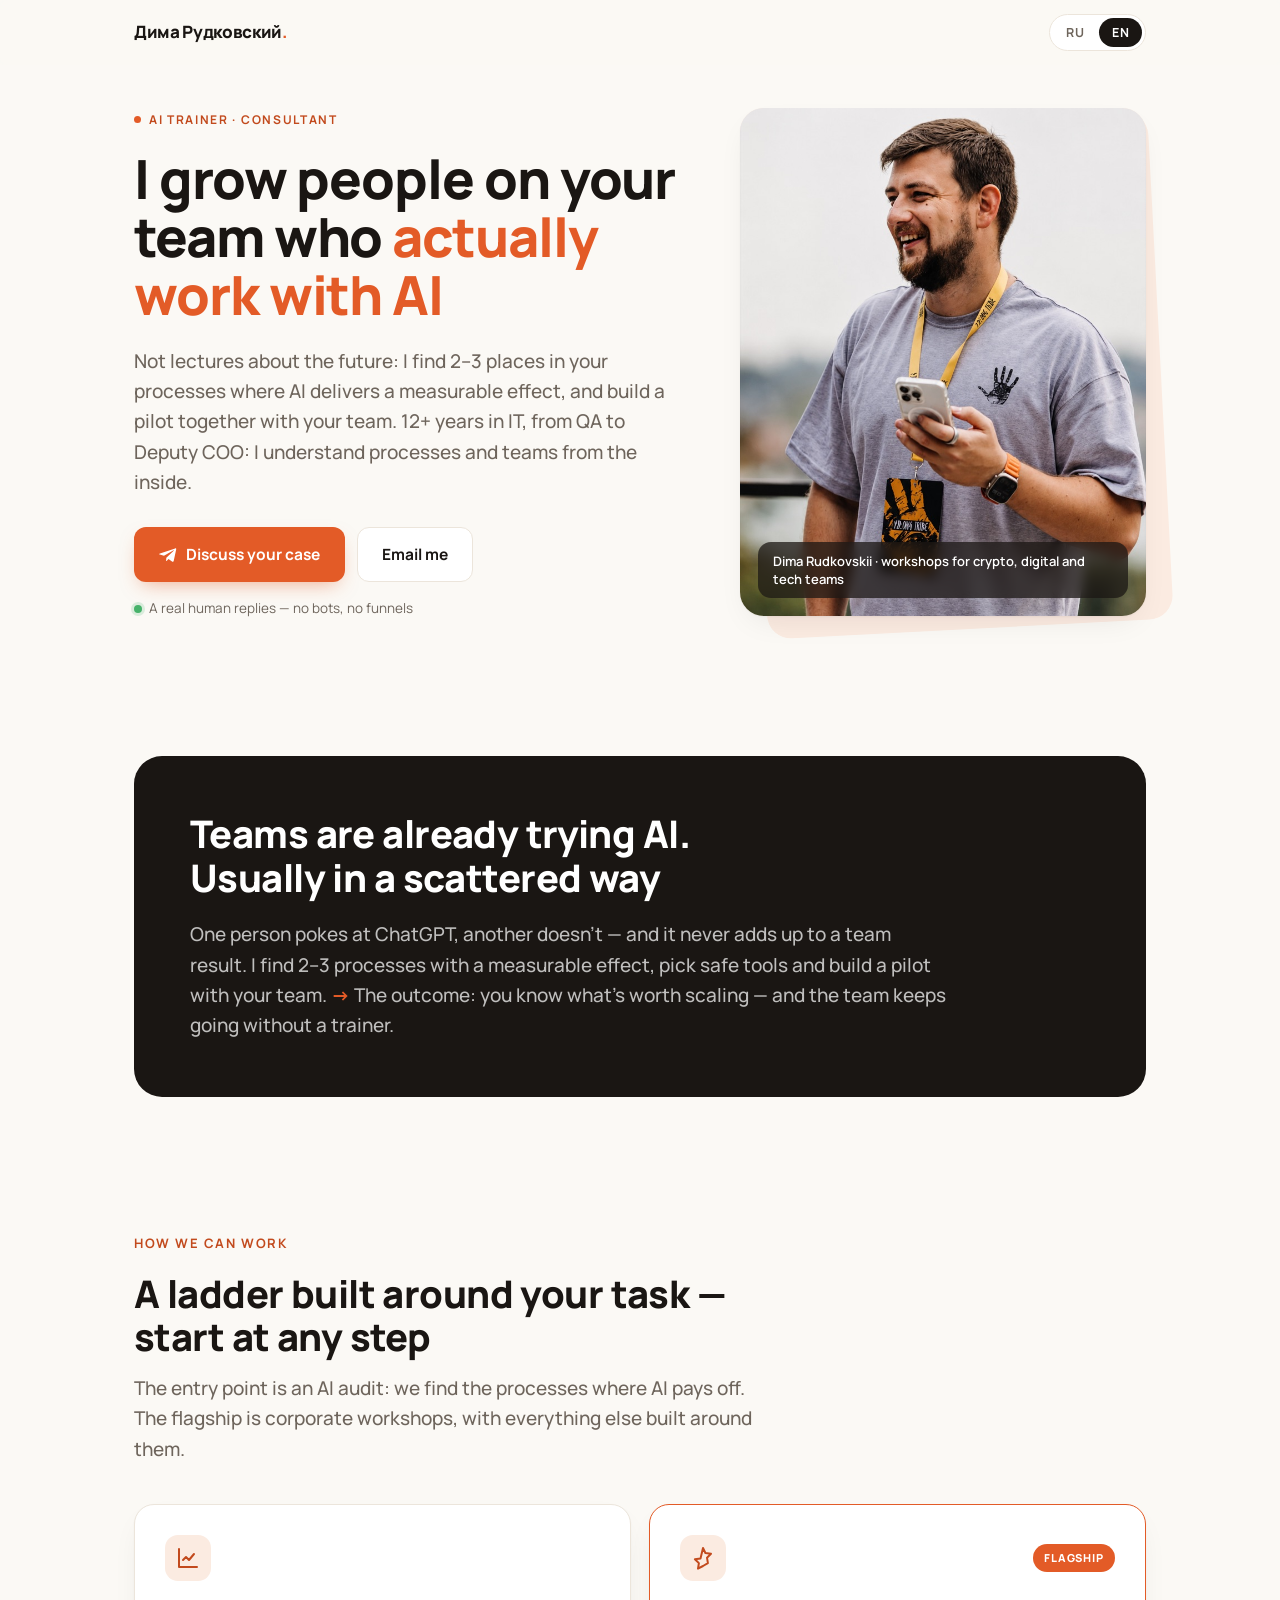
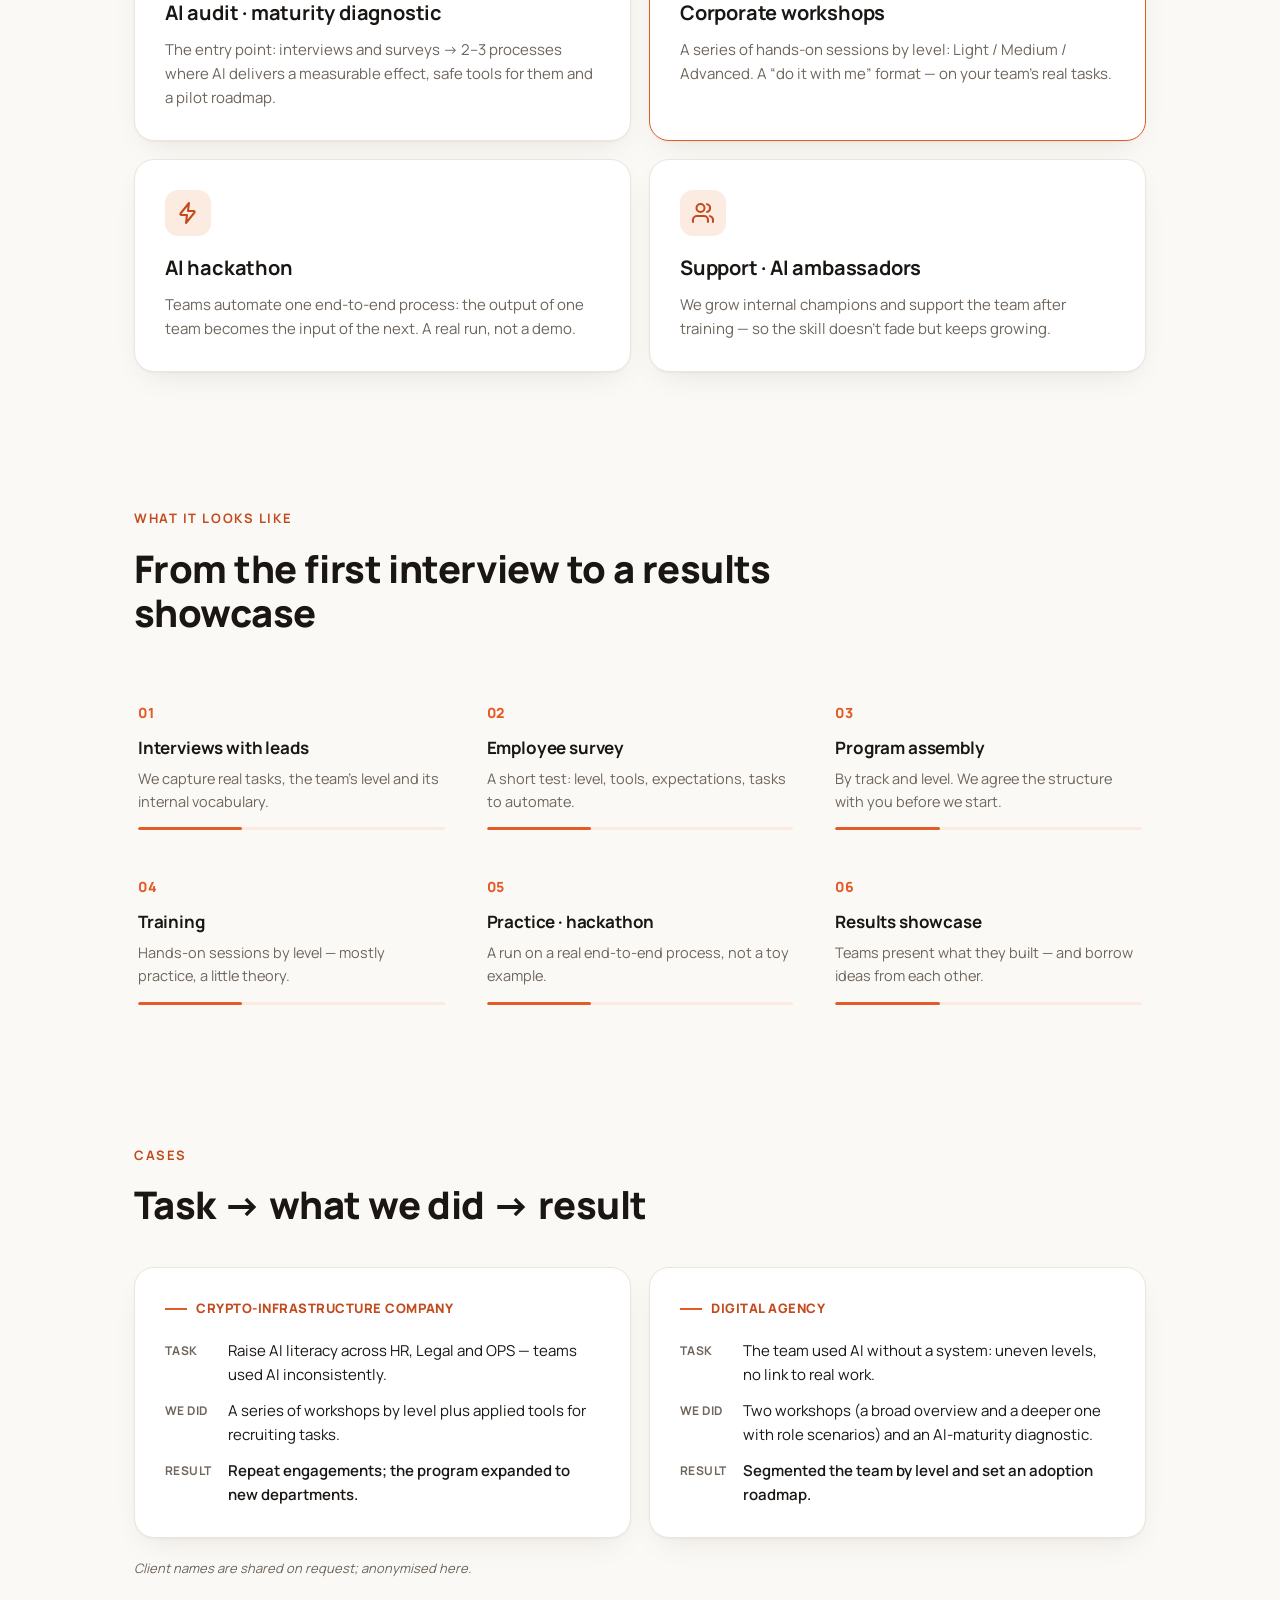
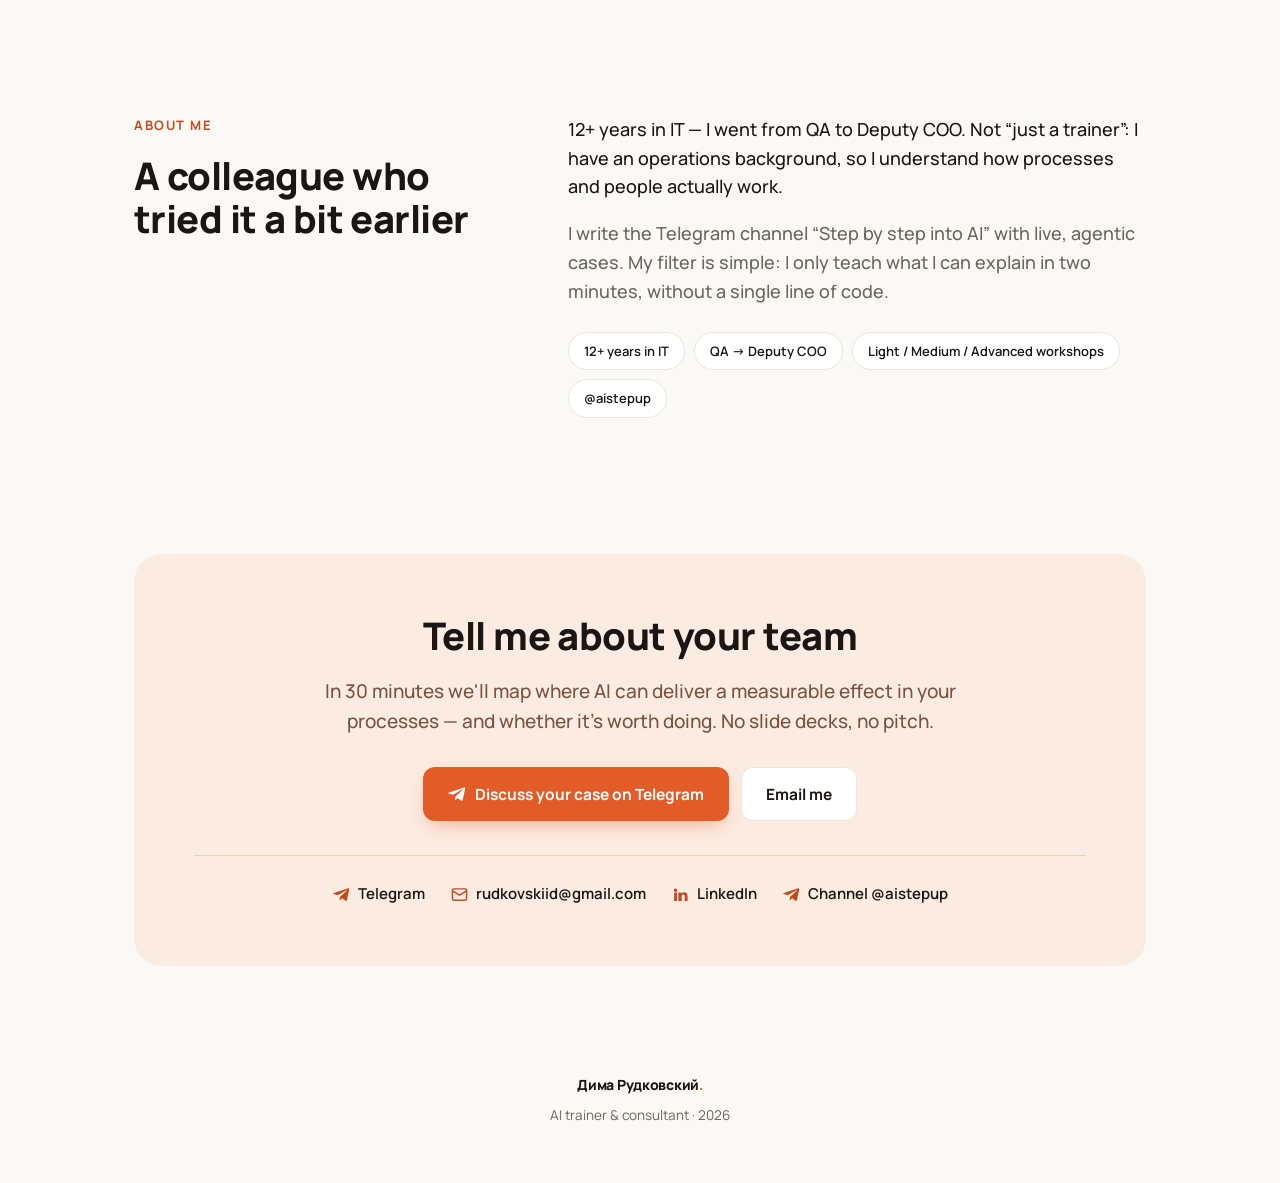
<file: index.html>
<!DOCTYPE html>
<html lang="ru">
<head>
<meta charset="UTF-8">
<meta name="viewport" content="width=device-width, initial-scale=1.0">
<title>Дима Рудковский — AI-тренер и консультант</title>
<meta name="description" content="Нахожу в команде 2–3 процесса, где ИИ даёт измеримый эффект, и выращиваю людей, которые внедряют его сами. AI-аудит, корпоративные воркшопы, хакатоны и сопровождение.">

<link rel="icon" type="image/svg+xml" href="favicon.svg">
<link rel="apple-touch-icon" href="favicon.svg">
<meta name="theme-color" content="#E35B27">

<link rel="preconnect" href="https://fonts.googleapis.com">
<link rel="preconnect" href="https://fonts.gstatic.com" crossorigin>
<link href="https://fonts.googleapis.com/css2?family=Manrope:wght@400;500;600;700;800&display=swap" rel="stylesheet">

<style>
  *, *::before, *::after { box-sizing: border-box; margin: 0; padding: 0; }

  :root {
    --bg:        #FBF9F5;
    --card:      #FFFFFF;
    --ink:       #1A1613;
    --muted:     #6E655C;
    --accent:    #E35B27;
    --accent-dk: #C24A1D;
    --accent-sf: #FBEBE1;
    --line:      #ECE5DB;
    --shadow:    0 1px 2px rgba(26,22,19,.04), 0 12px 32px -12px rgba(26,22,19,.10);
    --shadow-hi: 0 2px 4px rgba(26,22,19,.05), 0 22px 48px -16px rgba(226,91,39,.22);
  }

  html { scroll-behavior: smooth; }
  body {
    font-family: 'Manrope', -apple-system, BlinkMacSystemFont, 'Segoe UI', sans-serif;
    background: var(--bg);
    color: var(--ink);
    line-height: 1.6;
    -webkit-font-smoothing: antialiased;
    text-rendering: optimizeLegibility;
  }

  /* ── language switching ── */
  .en { display: none; }
  body.lang-en .ru { display: none; }
  body.lang-en .en { display: revert; }

  .wrap { max-width: 1060px; margin: 0 auto; padding: 0 24px; }
  section { padding: 68px 0; }
  @media (max-width: 640px) { section { padding: 48px 0; } }

  .eyebrow {
    font-size: 12px; font-weight: 700; letter-spacing: .14em; text-transform: uppercase;
    color: var(--accent-dk); display: inline-flex; align-items: center; gap: 8px;
  }
  .eyebrow::before { content: ''; width: 7px; height: 7px; border-radius: 50%; background: var(--accent); }

  .kicker {
    font-size: 13px; font-weight: 700; letter-spacing: .12em; text-transform: uppercase;
    color: var(--accent-dk); margin-bottom: 18px;
  }

  h1 { font-size: clamp(32px, 5.4vw, 54px); line-height: 1.08; font-weight: 800; letter-spacing: -.02em; }
  h2 { font-size: clamp(26px, 3.6vw, 38px); line-height: 1.15; font-weight: 800; letter-spacing: -.015em; }
  h3 { font-size: 20px; font-weight: 700; letter-spacing: -.01em; }
  .accent { color: var(--accent); }

  p.lead { font-size: clamp(16px, 1.7vw, 19px); color: var(--muted); font-weight: 500; }

  /* ── top bar ── */
  .topbar {
    position: sticky; top: 0; z-index: 50;
    backdrop-filter: saturate(140%) blur(10px);
    background: rgba(251,249,245,.82);
    border-bottom: 1px solid transparent;
    transition: border-color .2s;
  }
  .topbar.scrolled { border-bottom-color: var(--line); }
  .topbar .wrap { display: flex; align-items: center; justify-content: space-between; height: 64px; }
  .brand { font-weight: 800; letter-spacing: -.02em; font-size: 17px; text-decoration: none; color: var(--ink); }
  .brand .dot { color: var(--accent); }

  .lang { display: inline-flex; border: 1px solid var(--line); border-radius: 999px; padding: 3px; background: var(--card); gap: 2px; }
  .lang button {
    font-family: inherit; font-size: 12.5px; font-weight: 700; letter-spacing: .04em;
    border: 0; background: transparent; color: var(--muted); cursor: pointer;
    padding: 6px 13px; border-radius: 999px; transition: all .16s;
  }
  .lang button.active { background: var(--ink); color: #fff; }

  /* ── buttons ── */
  .btn {
    display: inline-flex; align-items: center; gap: 9px; text-decoration: none;
    font-weight: 700; font-size: 15.5px; border-radius: 12px; padding: 14px 24px;
    transition: transform .14s ease, box-shadow .2s, background .18s;
    cursor: pointer; border: 1.5px solid transparent; white-space: nowrap;
  }
  .btn svg { width: 18px; height: 18px; }
  .btn-primary { background: var(--accent); color: #fff; box-shadow: 0 8px 20px -8px rgba(226,91,39,.55); }
  .btn-primary:hover { background: var(--accent-dk); transform: translateY(-2px); box-shadow: 0 12px 26px -8px rgba(226,91,39,.6); }
  .btn-ghost { background: var(--card); color: var(--ink); border-color: var(--line); }
  .btn-ghost:hover { border-color: var(--ink); transform: translateY(-2px); }

  /* ── hero ── */
  .hero { padding-top: 40px; }
  .hero-grid { display: grid; grid-template-columns: 1.15fr .85fr; gap: 56px; align-items: center; }
  .hero h1 { margin: 18px 0 22px; }
  .hero .lead { max-width: 30em; }
  .hero-cta { display: flex; flex-wrap: wrap; gap: 12px; margin-top: 30px; }
  .hero-note { margin-top: 16px; font-size: 13.5px; color: var(--muted); display: flex; align-items: center; gap: 7px; }
  .hero-note::before { content: ''; width: 8px; height: 8px; border-radius: 50%; background: #46b26a; box-shadow: 0 0 0 3px rgba(70,178,106,.18); }

  .photo-frame { position: relative; max-width: 420px; margin-left: auto; }
  .photo-frame::before {
    content: ''; position: absolute; inset: 0; transform: rotate(-3deg) translate(14px, 14px);
    background: var(--accent-sf); border-radius: 24px; z-index: 0;
  }
  .photo-frame img {
    position: relative; z-index: 1; width: 100%; height: auto; aspect-ratio: 4 / 5; object-fit: cover; object-position: 50% 12%;
    border-radius: 24px; display: block;
    box-shadow: var(--shadow); background: var(--accent-sf);
  }
  .photo-tag {
    position: absolute; z-index: 2; bottom: 18px; left: 18px; right: 18px;
    background: rgba(26,22,19,.72); backdrop-filter: blur(6px); color: #fff;
    font-size: 13px; font-weight: 600; padding: 10px 15px; border-radius: 13px; line-height: 1.4;
  }

  @media (max-width: 860px) {
    .hero-grid { grid-template-columns: 1fr; gap: 34px; }
    .hero { padding-top: 24px; }
    .photo-frame { max-width: 380px; margin-left: 0; }
    .photo-frame::before { transform: rotate(-3deg) translate(9px, 9px); }
  }

  /* ── problem → result ── */
  .band { background: var(--ink); color: #fff; border-radius: 28px; padding: 56px; }
  .band h2 { max-width: 16em; }
  .band .lead { color: rgba(255,255,255,.72); margin-top: 20px; max-width: 40em; }
  .band .arrow { color: var(--accent); font-weight: 800; }
  @media (max-width: 640px) { .band { padding: 36px 26px; border-radius: 22px; } }

  /* ── section head ── */
  .head { max-width: 40em; margin-bottom: 40px; }
  .head p.lead { margin-top: 14px; }

  /* ── format cards ── */
  .cards { display: grid; grid-template-columns: repeat(2, 1fr); gap: 18px; }
  .card {
    background: var(--card); border: 1px solid var(--line); border-radius: 20px;
    padding: 30px; box-shadow: var(--shadow); position: relative;
    transition: transform .16s, box-shadow .2s, border-color .2s;
  }
  .card:hover { transform: translateY(-4px); box-shadow: var(--shadow-hi); border-color: transparent; }
  .card.flagship { border-color: var(--accent); }
  .card-top { display: flex; align-items: center; justify-content: space-between; margin-bottom: 16px; }
  .card-ic {
    width: 46px; height: 46px; border-radius: 13px; background: var(--accent-sf);
    display: flex; align-items: center; justify-content: center; color: var(--accent-dk);
  }
  .card-ic svg { width: 24px; height: 24px; }
  .badge { font-size: 11px; font-weight: 800; letter-spacing: .08em; text-transform: uppercase; color: #fff; background: var(--accent); padding: 5px 11px; border-radius: 999px; }
  .card h3 { margin-bottom: 9px; }
  .card p { font-size: 15px; color: var(--muted); }
  @media (max-width: 640px) { .cards { grid-template-columns: 1fr; } .card { padding: 26px; } }

  /* ── process ── */
  .steps { display: grid; grid-template-columns: repeat(3, 1fr); gap: 14px 34px; counter-reset: s; }
  .step { position: relative; padding: 26px 4px 4px; }
  .step::before {
    counter-increment: s; content: counter(s, decimal-leading-zero);
    font-size: 14px; font-weight: 800; color: var(--accent);
    letter-spacing: .05em;
  }
  .step h3 { font-size: 17px; margin: 8px 0 6px; }
  .step p { font-size: 14.5px; color: var(--muted); }
  .step-line { height: 3px; background: var(--accent-sf); border-radius: 3px; margin-top: 14px; position: relative; overflow: hidden; }
  .step-line::after { content: ''; position: absolute; inset: 0; width: 34%; background: var(--accent); border-radius: 3px; }
  @media (max-width: 720px) { .steps { grid-template-columns: 1fr; gap: 6px; } .step { padding: 20px 0; border-bottom: 1px solid var(--line); } .step-line { display: none; } }

  /* ── cases ── */
  .cases { display: grid; grid-template-columns: repeat(2, 1fr); gap: 18px; }
  .case { background: var(--card); border: 1px solid var(--line); border-radius: 20px; padding: 30px; box-shadow: var(--shadow); }
  .case-name { font-size: 13px; font-weight: 800; letter-spacing: .04em; color: var(--accent-dk); text-transform: uppercase; margin-bottom: 20px; display: flex; align-items: center; gap: 9px; }
  .case-name::before { content: ''; width: 22px; height: 2px; background: var(--accent); }
  .case dl { display: grid; grid-template-columns: auto 1fr; gap: 12px 16px; }
  .case dt { font-size: 12px; font-weight: 700; letter-spacing: .04em; text-transform: uppercase; color: var(--muted); padding-top: 2px; white-space: nowrap; }
  .case dd { font-size: 15px; color: var(--ink); }
  .case dd.res { font-weight: 600; }
  .cases-note { grid-column: 1 / -1; font-size: 13px; color: var(--muted); font-style: italic; margin-top: 2px; }
  @media (max-width: 640px) { .cases { grid-template-columns: 1fr; } .case { padding: 26px; } .case dl { grid-template-columns: 1fr; gap: 5px 0; } .case dd { margin-bottom: 12px; } }

  /* ── about ── */
  .about-grid { display: grid; grid-template-columns: .8fr 1.2fr; gap: 48px; align-items: start; }
  .about-grid .lead { font-size: 18px; color: var(--ink); font-weight: 500; }
  .about-grid .lead + .lead { margin-top: 18px; color: var(--muted); }
  .chips { display: flex; flex-wrap: wrap; gap: 9px; margin-top: 26px; }
  .chip { font-size: 13px; font-weight: 600; background: var(--card); border: 1px solid var(--line); border-radius: 999px; padding: 8px 15px; color: var(--ink); }
  .chip a { color: inherit; text-decoration: none; }
  @media (max-width: 760px) { .about-grid { grid-template-columns: 1fr; gap: 22px; } }

  /* ── final cta ── */
  .final { background: var(--accent-sf); border-radius: 28px; padding: 60px; text-align: center; }
  .final h2 { max-width: 15em; margin: 0 auto; }
  .final .lead { max-width: 34em; margin: 18px auto 0; color: #7a5240; }
  .final-cta { display: flex; flex-wrap: wrap; gap: 12px; justify-content: center; margin-top: 30px; }
  .contacts { display: flex; flex-wrap: wrap; gap: 10px 26px; justify-content: center; margin-top: 34px; padding-top: 26px; border-top: 1px solid rgba(226,91,39,.2); }
  .contacts a { display: inline-flex; align-items: center; gap: 8px; text-decoration: none; color: var(--ink); font-weight: 600; font-size: 15px; }
  .contacts a:hover { color: var(--accent-dk); }
  .contacts svg { width: 17px; height: 17px; color: var(--accent-dk); }
  @media (max-width: 640px) { .final { padding: 40px 24px; border-radius: 22px; } }

  footer { text-align: center; padding: 40px 0 56px; font-size: 13.5px; color: var(--muted); }
  footer .brand { font-size: 14px; }

  ::selection { background: var(--accent); color: #fff; }
</style>
</head>

<body class="lang-ru">

<!-- ══════════ TOP BAR ══════════ -->
<div class="topbar" id="topbar">
  <div class="wrap">
    <a href="#top" class="brand">Дима&nbsp;Рудковский<span class="dot">.</span></a>
    <div class="lang" role="group" aria-label="Language">
      <button data-lang="ru" class="active" onclick="setLang('ru')">RU</button>
      <button data-lang="en" onclick="setLang('en')">EN</button>
    </div>
  </div>
</div>

<a id="top"></a>

<!-- ══════════ HERO ══════════ -->
<section class="hero">
  <div class="wrap hero-grid">
    <div>
      <span class="eyebrow">
        <span class="ru">AI-тренер · консультант</span>
        <span class="en">AI trainer · consultant</span>
      </span>
      <h1>
        <span class="ru">Выращиваю в командах людей, которые <span class="accent">реально работают с ИИ</span></span>
        <span class="en">I grow people on your team who <span class="accent">actually work with AI</span></span>
      </h1>
      <p class="lead">
        <span class="ru">Не лекции про будущее: нахожу в ваших процессах 2–3 места, где ИИ даст измеримый эффект, и вместе с командой собираю пилот. 12+ лет в IT — от QA до Deputy&nbsp;COO: понимаю процессы и команды изнутри.</span>
        <span class="en">Not lectures about the future: I find 2–3 places in your processes where AI delivers a measurable effect, and build a pilot together with your team. 12+ years in IT, from QA to Deputy&nbsp;COO: I understand processes and teams from the inside.</span>
      </p>
      <div class="hero-cta">
        <a class="btn btn-primary" href="https://t.me/Drudkovski" target="_blank" rel="noopener">
          <svg viewBox="0 0 24 24" fill="currentColor"><path d="M9.8 15.6l-.4 4.5c.5 0 .8-.2 1-.5l2.4-2.3 5 3.6c.9.5 1.6.2 1.8-.8l3.3-15.4c.3-1.3-.5-1.8-1.4-1.5L1.3 9.9c-1.3.5-1.3 1.2-.2 1.5l5.5 1.7L18.9 6c.6-.4 1.1-.2.7.2L9.8 15.6z"/></svg>
          <span class="ru">Обсудить задачу</span><span class="en">Discuss your case</span>
        </a>
        <a class="btn btn-ghost" href="mailto:rudkovskiid@gmail.com">
          <span class="ru">Написать на почту</span><span class="en">Email me</span>
        </a>
      </div>
      <div class="hero-note">
        <span class="ru">Отвечаю сам — без бота и автоворонок</span>
        <span class="en">A real human replies — no bots, no funnels</span>
      </div>
    </div>

    <div class="photo-frame">
      <img src="assets/dima.jpg" alt="Дима Рудковский" width="731" height="1100" fetchpriority="high">
      <div class="photo-tag">
        <span class="ru">Дима Рудковский · веду воркшопы для крипто-, digital- и tech-команд</span>
        <span class="en">Dima Rudkovskii · workshops for crypto, digital and tech teams</span>
      </div>
    </div>
  </div>
</section>

<!-- ══════════ PROBLEM → RESULT ══════════ -->
<section>
  <div class="wrap">
    <div class="band">
      <h2>
        <span class="ru">Команды уже пробуют ИИ. Но чаще всего — хаотично</span>
        <span class="en">Teams are already trying AI. Usually in a scattered way</span>
      </h2>
      <p class="lead">
        <span class="ru">Кто-то щупает ChatGPT, кто-то нет — в командный результат это не складывается. Я нахожу 2–3 процесса с измеримым эффектом, подбираю безопасные инструменты и собираю с командой пилот. <span class="arrow">→</span> На выходе понятно, что масштабировать, — и команда продолжает без тренера.</span>
        <span class="en">One person pokes at ChatGPT, another doesn't — and it never adds up to a team result. I find 2–3 processes with a measurable effect, pick safe tools and build a pilot with your team. <span class="arrow">→</span> The outcome: you know what's worth scaling — and the team keeps going without a trainer.</span>
      </p>
    </div>
  </div>
</section>

<!-- ══════════ FORMATS ══════════ -->
<section id="formats">
  <div class="wrap">
    <div class="head">
      <div class="kicker"><span class="ru">Форматы работы</span><span class="en">How we can work</span></div>
      <h2><span class="ru">Лесенка под задачу — можно зайти с любой ступени</span><span class="en">A ladder built around your task — start at any step</span></h2>
      <p class="lead"><span class="ru">Вход — AI-аудит: находим процессы, где ИИ окупится. Флагман — корпоративные воркшопы, вокруг которых достраивается всё остальное.</span><span class="en">The entry point is an AI audit: we find the processes where AI pays off. The flagship is corporate workshops, with everything else built around them.</span></p>
    </div>

    <div class="cards">
      <div class="card">
        <div class="card-top">
          <div class="card-ic"><svg viewBox="0 0 24 24" fill="none" stroke="currentColor" stroke-width="2" stroke-linecap="round" stroke-linejoin="round"><path d="M3 3v18h18"/><path d="M7 14l3-3 3 3 5-6"/></svg></div>
        </div>
        <h3><span class="ru">AI-аудит · диагностика зрелости</span><span class="en">AI audit · maturity diagnostic</span></h3>
        <p><span class="ru">Точка входа: интервью и анкеты → 2–3 процесса, где ИИ даст измеримый эффект, безопасные инструменты под них и роадмап пилота.</span><span class="en">The entry point: interviews and surveys → 2–3 processes where AI delivers a measurable effect, safe tools for them and a pilot roadmap.</span></p>
      </div>

      <div class="card flagship">
        <div class="card-top">
          <div class="card-ic"><svg viewBox="0 0 24 24" fill="none" stroke="currentColor" stroke-width="2" stroke-linecap="round" stroke-linejoin="round"><path d="M12 2l2.4 5 5.6.8-4 3.9.9 5.5L12 20l-5 2.6.9-5.5-4-3.9 5.6-.8z"/></svg></div>
          <span class="badge"><span class="ru">Флагман</span><span class="en">Flagship</span></span>
        </div>
        <h3><span class="ru">Корпоративные воркшопы</span><span class="en">Corporate workshops</span></h3>
        <p><span class="ru">Серия практикумов по уровням Light / Medium / Advanced. Формат «делай вместе со мной» — на реальных задачах вашей команды.</span><span class="en">A series of hands-on sessions by level: Light / Medium / Advanced. A “do it with me” format — on your team's real tasks.</span></p>
      </div>

      <div class="card">
        <div class="card-top">
          <div class="card-ic"><svg viewBox="0 0 24 24" fill="none" stroke="currentColor" stroke-width="2" stroke-linecap="round" stroke-linejoin="round"><path d="M13 2L4.5 12.5a1 1 0 00.8 1.6H11l-1 7.9 8.5-10.5a1 1 0 00-.8-1.6H12z"/></svg></div>
        </div>
        <h3><span class="ru">AI-хакатон</span><span class="en">AI hackathon</span></h3>
        <p><span class="ru">Команды автоматизируют один сквозной процесс end-to-end: выход одной команды — вход следующей. Реальный прогон, а не демо.</span><span class="en">Teams automate one end-to-end process: the output of one team becomes the input of the next. A real run, not a demo.</span></p>
      </div>

      <div class="card">
        <div class="card-top">
          <div class="card-ic"><svg viewBox="0 0 24 24" fill="none" stroke="currentColor" stroke-width="2" stroke-linecap="round" stroke-linejoin="round"><path d="M17 21v-2a4 4 0 00-4-4H6a4 4 0 00-4 4v2"/><circle cx="9.5" cy="7" r="4"/><path d="M22 21v-2a4 4 0 00-3-3.9M16 3.1a4 4 0 010 7.8"/></svg></div>
        </div>
        <h3><span class="ru">Сопровождение · AI-амбассадоры</span><span class="en">Support · AI ambassadors</span></h3>
        <p><span class="ru">Выращиваем внутренних чемпионов и поддерживаем команду после обучения — чтобы навык не угас, а рос.</span><span class="en">We grow internal champions and support the team after training — so the skill doesn't fade but keeps growing.</span></p>
      </div>
    </div>
  </div>
</section>

<!-- ══════════ PROCESS ══════════ -->
<section id="process">
  <div class="wrap">
    <div class="head">
      <div class="kicker"><span class="ru">Как это выглядит</span><span class="en">What it looks like</span></div>
      <h2><span class="ru">От первого интервью до showcase результатов</span><span class="en">From the first interview to a results showcase</span></h2>
    </div>

    <div class="steps">
      <div class="step">
        <h3><span class="ru">Интервью с лидами</span><span class="en">Interviews with leads</span></h3>
        <p><span class="ru">Снимаем реальные задачи, уровень команды и внутренний словарь.</span><span class="en">We capture real tasks, the team's level and its internal vocabulary.</span></p>
        <div class="step-line"></div>
      </div>
      <div class="step">
        <h3><span class="ru">Анкета сотрудников</span><span class="en">Employee survey</span></h3>
        <p><span class="ru">Короткий тест: уровень, инструменты, ожидания, задачи на автоматизацию.</span><span class="en">A short test: level, tools, expectations, tasks to automate.</span></p>
        <div class="step-line"></div>
      </div>
      <div class="step">
        <h3><span class="ru">Сборка программы</span><span class="en">Program assembly</span></h3>
        <p><span class="ru">Под направления и уровни. Структуру согласуем с вами до старта.</span><span class="en">By track and level. We agree the structure with you before we start.</span></p>
        <div class="step-line"></div>
      </div>
      <div class="step">
        <h3><span class="ru">Обучение</span><span class="en">Training</span></h3>
        <p><span class="ru">Практикумы по уровням, hands-on — в основном практика, немного теории.</span><span class="en">Hands-on sessions by level — mostly practice, a little theory.</span></p>
        <div class="step-line"></div>
      </div>
      <div class="step">
        <h3><span class="ru">Практика · хакатон</span><span class="en">Practice · hackathon</span></h3>
        <p><span class="ru">Прогон на реальном сквозном процессе, а не на учебном примере.</span><span class="en">A run on a real end-to-end process, not a toy example.</span></p>
        <div class="step-line"></div>
      </div>
      <div class="step">
        <h3><span class="ru">Showcase результатов</span><span class="en">Results showcase</span></h3>
        <p><span class="ru">Команды показывают, что собрали, — и забирают идеи друг у друга.</span><span class="en">Teams present what they built — and borrow ideas from each other.</span></p>
        <div class="step-line"></div>
      </div>
    </div>
  </div>
</section>

<!-- ══════════ CASES ══════════ -->
<section id="cases">
  <div class="wrap">
    <div class="head">
      <div class="kicker"><span class="ru">Кейсы</span><span class="en">Cases</span></div>
      <h2><span class="ru">Задача → что делали → результат</span><span class="en">Task → what we did → result</span></h2>
    </div>

    <div class="cases">
      <div class="case">
        <div class="case-name"><span class="ru">Крипто-инфраструктурная компания</span><span class="en">Crypto-infrastructure company</span></div>
        <dl>
          <dt><span class="ru">Задача</span><span class="en">Task</span></dt>
          <dd><span class="ru">Поднять AI-грамотность в HR, Legal и OPS — команды использовали ИИ разрозненно.</span><span class="en">Raise AI literacy across HR, Legal and OPS — teams used AI inconsistently.</span></dd>
          <dt><span class="ru">Делали</span><span class="en">We did</span></dt>
          <dd><span class="ru">Серия воркшопов по уровням плюс прикладные инструменты под задачи рекрутинга.</span><span class="en">A series of workshops by level plus applied tools for recruiting tasks.</span></dd>
          <dt><span class="ru">Результат</span><span class="en">Result</span></dt>
          <dd class="res"><span class="ru">Повторные заказы, программа расширилась на новые отделы.</span><span class="en">Repeat engagements; the program expanded to new departments.</span></dd>
        </dl>
      </div>

      <div class="case">
        <div class="case-name"><span class="ru">Digital-агентство</span><span class="en">Digital agency</span></div>
        <dl>
          <dt><span class="ru">Задача</span><span class="en">Task</span></dt>
          <dd><span class="ru">Команда работала с ИИ без системы: разный уровень, нет связи с рабочими задачами.</span><span class="en">The team used AI without a system: uneven levels, no link to real work.</span></dd>
          <dt><span class="ru">Делали</span><span class="en">We did</span></dt>
          <dd><span class="ru">Два воркшопа (общий обзор и углублённый с ролевыми сценариями) и диагностика AI-зрелости.</span><span class="en">Two workshops (a broad overview and a deeper one with role scenarios) and an AI-maturity diagnostic.</span></dd>
          <dt><span class="ru">Результат</span><span class="en">Result</span></dt>
          <dd class="res"><span class="ru">Сегментировали команду по уровням, зафиксировали роадмап внедрения.</span><span class="en">Segmented the team by level and set an adoption roadmap.</span></dd>
        </dl>
      </div>

      <div class="cases-note">
        <span class="ru">Имена клиентов — по согласованию; здесь обезличено.</span>
        <span class="en">Client names are shared on request; anonymised here.</span>
      </div>
    </div>
  </div>
</section>

<!-- ══════════ ABOUT ══════════ -->
<section id="about">
  <div class="wrap about-grid">
    <div>
      <div class="kicker"><span class="ru">Обо мне</span><span class="en">About me</span></div>
      <h2><span class="ru">Коллега, который попробовал чуть раньше</span><span class="en">A colleague who tried it a bit earlier</span></h2>
    </div>
    <div>
      <p class="lead">
        <span class="ru">12+ лет в IT — прошёл путь от QA до Deputy COO. Не «просто тренер»: за спиной операционка, поэтому понимаю, как на самом деле устроены процессы и люди.</span>
        <span class="en">12+ years in IT — I went from QA to Deputy COO. Not “just a trainer”: I have an operations background, so I understand how processes and people actually work.</span>
      </p>
      <p class="lead">
        <span class="ru">Автор Telegram-канала «Шаг за шагом в ИИ» с живыми агентными кейсами. Фильтр материала простой: беру только то, что можно объяснить за 2 минуты без единой строчки кода.</span>
        <span class="en">I write the Telegram channel “Step by step into AI” with live, agentic cases. My filter is simple: I only teach what I can explain in two minutes, without a single line of code.</span>
      </p>
      <div class="chips">
        <span class="chip"><span class="ru">12+ лет в IT</span><span class="en">12+ years in IT</span></span>
        <span class="chip">QA → Deputy COO</span>
        <span class="chip"><span class="ru">Воркшопы Light / Medium / Advanced</span><span class="en">Light / Medium / Advanced workshops</span></span>
        <span class="chip"><a href="https://t.me/aistepup" target="_blank" rel="noopener">@aistepup</a></span>
      </div>
    </div>
  </div>
</section>

<!-- ══════════ FINAL CTA ══════════ -->
<section id="contact">
  <div class="wrap">
    <div class="final">
      <h2><span class="ru">Расскажите про вашу команду</span><span class="en">Tell me about your team</span></h2>
      <p class="lead">
        <span class="ru">За 30 минут прикинем, в каких процессах ИИ даст измеримый эффект — и стоит ли за это браться. Без презентаций и продажи.</span>
        <span class="en">In 30 minutes we'll map where AI can deliver a measurable effect in your processes — and whether it's worth doing. No slide decks, no pitch.</span>
      </p>
      <div class="final-cta">
        <a class="btn btn-primary" href="https://t.me/Drudkovski" target="_blank" rel="noopener">
          <svg viewBox="0 0 24 24" fill="currentColor"><path d="M9.8 15.6l-.4 4.5c.5 0 .8-.2 1-.5l2.4-2.3 5 3.6c.9.5 1.6.2 1.8-.8l3.3-15.4c.3-1.3-.5-1.8-1.4-1.5L1.3 9.9c-1.3.5-1.3 1.2-.2 1.5l5.5 1.7L18.9 6c.6-.4 1.1-.2.7.2L9.8 15.6z"/></svg>
          <span class="ru">Обсудить задачу в Telegram</span><span class="en">Discuss your case on Telegram</span>
        </a>
        <a class="btn btn-ghost" href="mailto:rudkovskiid@gmail.com">
          <span class="ru">Написать на почту</span><span class="en">Email me</span>
        </a>
      </div>

      <div class="contacts">
        <a href="https://t.me/Drudkovski" target="_blank" rel="noopener">
          <svg viewBox="0 0 24 24" fill="currentColor"><path d="M9.8 15.6l-.4 4.5c.5 0 .8-.2 1-.5l2.4-2.3 5 3.6c.9.5 1.6.2 1.8-.8l3.3-15.4c.3-1.3-.5-1.8-1.4-1.5L1.3 9.9c-1.3.5-1.3 1.2-.2 1.5l5.5 1.7L18.9 6c.6-.4 1.1-.2.7.2L9.8 15.6z"/></svg>
          <span>Telegram</span>
        </a>
        <a href="mailto:rudkovskiid@gmail.com">
          <svg viewBox="0 0 24 24" fill="none" stroke="currentColor" stroke-width="2" stroke-linecap="round" stroke-linejoin="round"><rect x="2" y="4" width="20" height="16" rx="2"/><path d="M22 7l-10 6L2 7"/></svg>
          <span>rudkovskiid@gmail.com</span>
        </a>
        <a href="https://www.linkedin.com/in/dimitrii-rudkovskii-828271b3/" target="_blank" rel="noopener">
          <svg viewBox="0 0 24 24" fill="currentColor"><path d="M4.98 3.5a2.5 2.5 0 100 5 2.5 2.5 0 000-5zM3 9h4v12H3zM9 9h3.8v1.7h.05c.53-1 1.83-2.05 3.77-2.05C20.5 8.65 22 10.9 22 14.3V21h-4v-5.9c0-1.4-.03-3.2-2-3.2s-2.3 1.5-2.3 3.1V21H9z"/></svg>
          <span>LinkedIn</span>
        </a>
        <a href="https://t.me/aistepup" target="_blank" rel="noopener">
          <svg viewBox="0 0 24 24" fill="currentColor"><path d="M9.8 15.6l-.4 4.5c.5 0 .8-.2 1-.5l2.4-2.3 5 3.6c.9.5 1.6.2 1.8-.8l3.3-15.4c.3-1.3-.5-1.8-1.4-1.5L1.3 9.9c-1.3.5-1.3 1.2-.2 1.5l5.5 1.7L18.9 6c.6-.4 1.1-.2.7.2L9.8 15.6z"/></svg>
          <span class="ru">Канал @aistepup</span><span class="en">Channel @aistepup</span>
        </a>
      </div>
    </div>
  </div>
</section>

<footer>
  <a href="#top" class="brand">Дима Рудковский<span class="dot">.</span></a>
  <div style="margin-top:8px">
    <span class="ru">AI-тренер и консультант · 2026</span>
    <span class="en">AI trainer & consultant · 2026</span>
  </div>
</footer>

<script>
  function setLang(lang) {
    document.body.classList.toggle('lang-en', lang === 'en');
    document.body.classList.toggle('lang-ru', lang === 'ru');
    document.documentElement.lang = lang;
    document.querySelectorAll('.lang button').forEach(function (b) {
      b.classList.toggle('active', b.dataset.lang === lang);
    });
    try { localStorage.setItem('lang', lang); } catch (e) {}
  }
  (function () {
    var saved;
    try { saved = localStorage.getItem('lang'); } catch (e) {}
    if (!saved) {
      var nav = (navigator.language || 'ru').toLowerCase();
      saved = nav.indexOf('ru') === 0 ? 'ru' : 'en';
    }
    setLang(saved);
  })();

  var topbar = document.getElementById('topbar');
  window.addEventListener('scroll', function () {
    topbar.classList.toggle('scrolled', window.scrollY > 8);
  }, { passive: true });
</script>

</body>
</html>
</file>
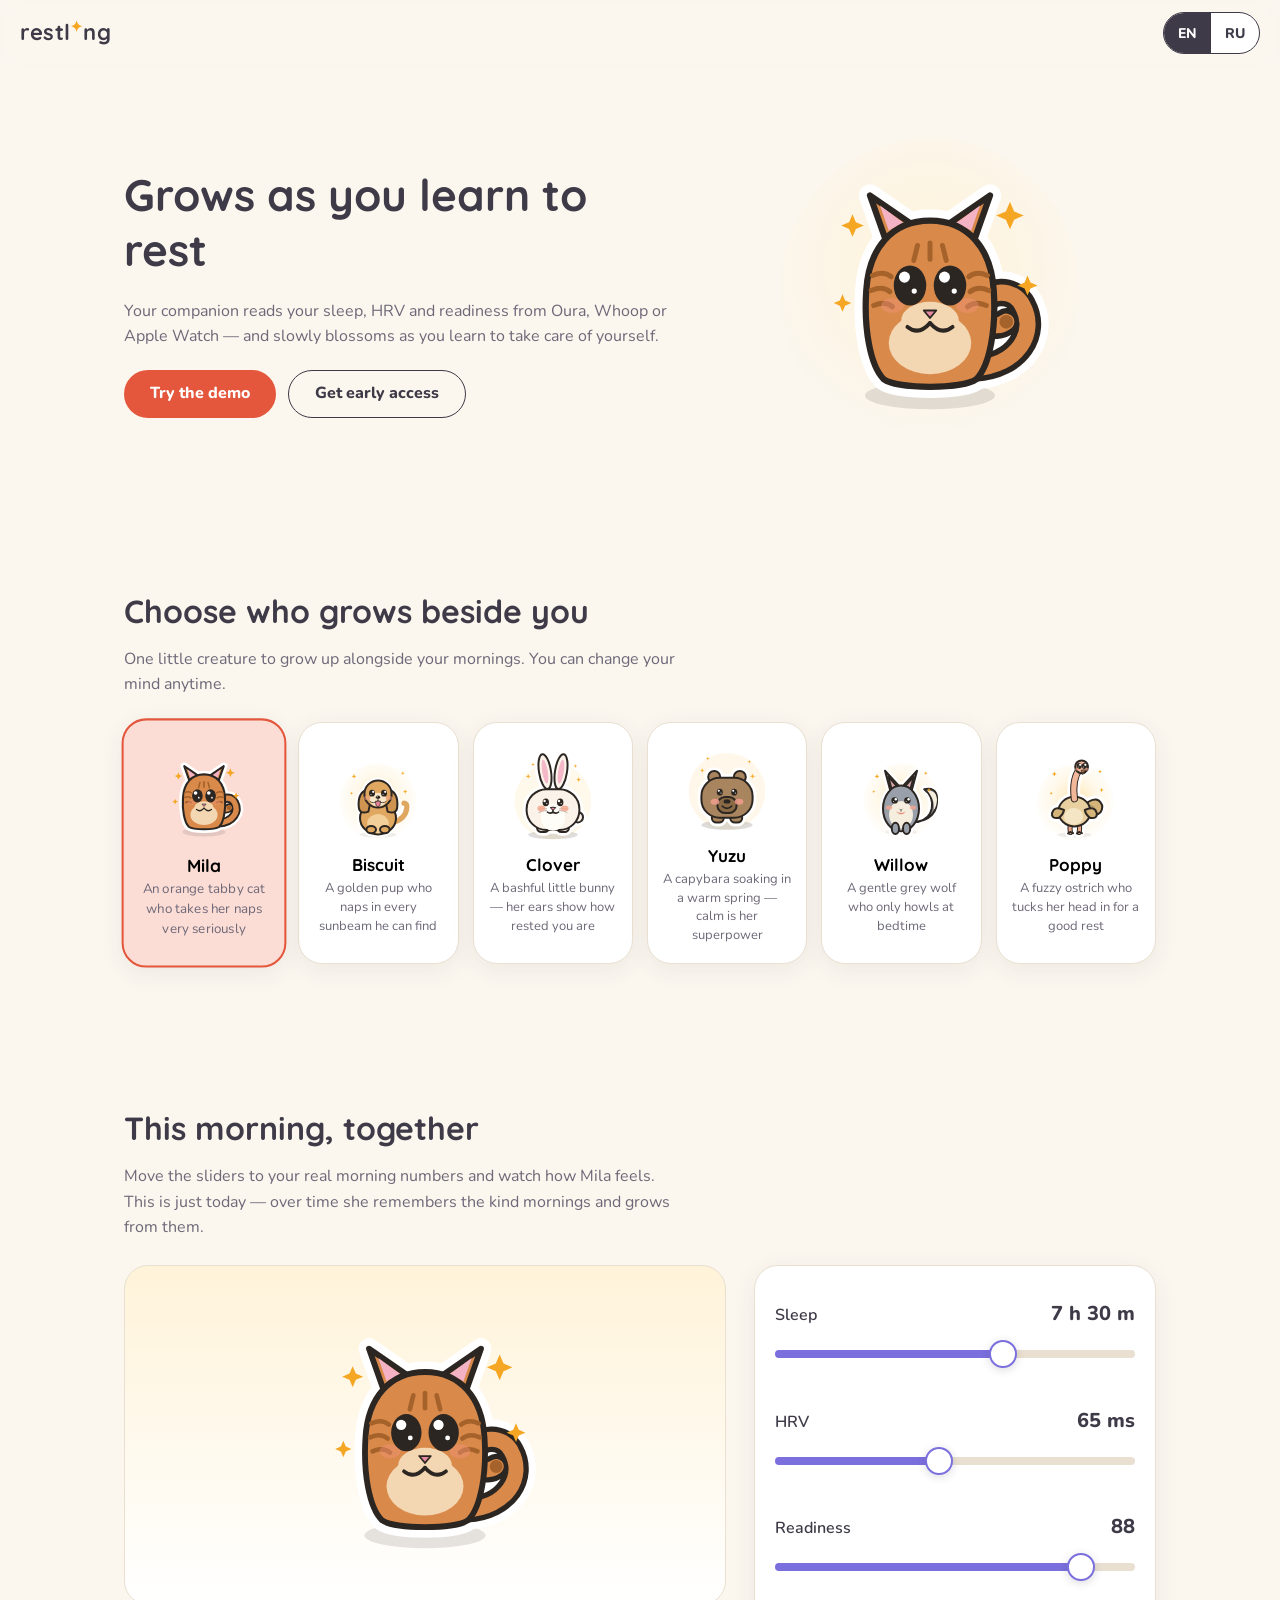
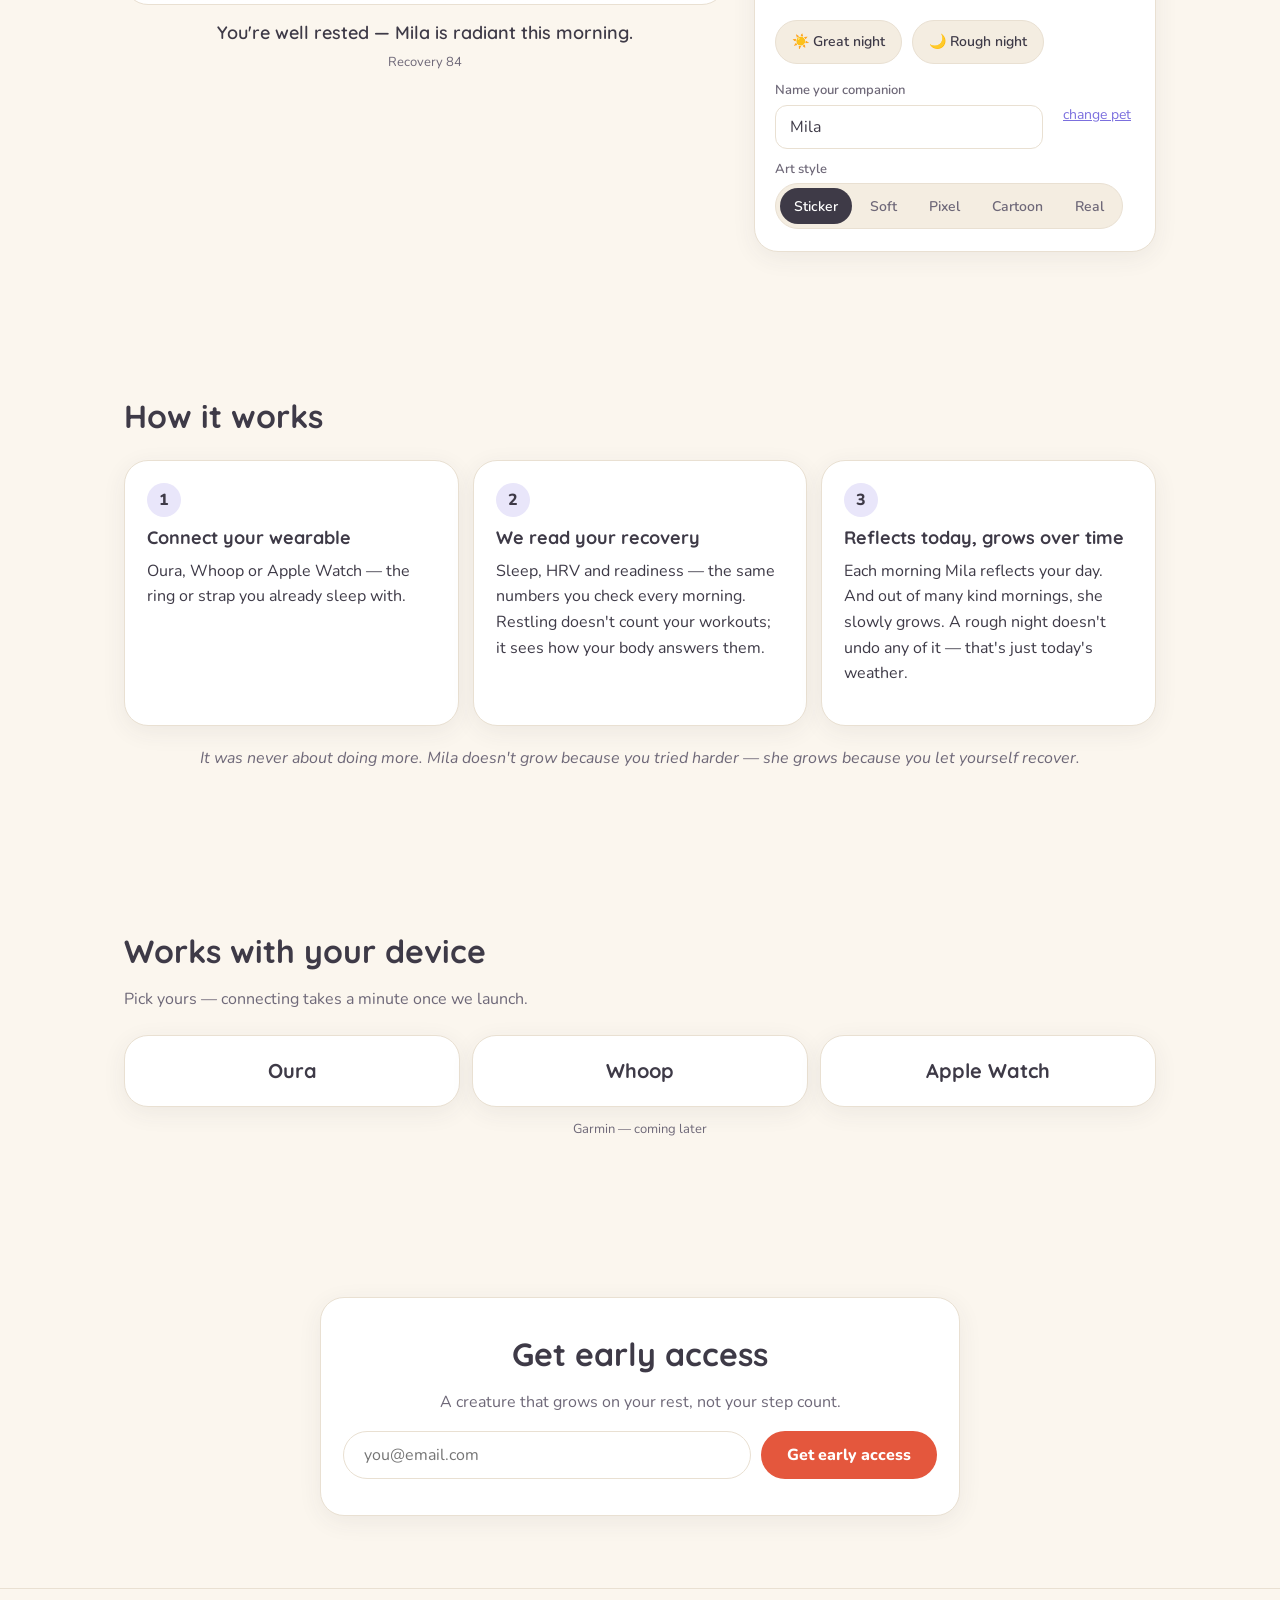
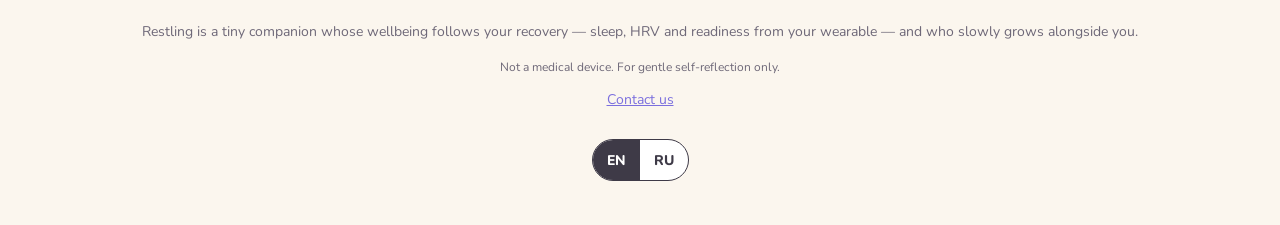
<file: restling/index.html>
<!DOCTYPE html>
<html lang="en">
<head>
  <meta charset="UTF-8">
  <meta name="viewport" content="width=device-width, initial-scale=1">
  <title>Restling — a pet that rests when you rest</title>
  <meta name="description" content="A tiny companion that mirrors your sleep, HRV and readiness from Oura, Whoop or Apple Watch.">
  <meta name="theme-color" content="#FBF6EE">
  <!-- OG-теги: текстовые only; og:image — вторая итерация вместе с шер-карточкой (P3) -->
  <meta property="og:type" content="website">
  <meta property="og:title" content="Restling — a pet that rests when you rest">
  <meta property="og:description" content="A tiny companion that mirrors your sleep, HRV and readiness from Oura, Whoop or Apple Watch.">
  <meta property="og:site_name" content="Restling">
  <!-- Favicon — emoji через data-URI, без внешних файлов -->
  <link rel="icon" href="data:image/svg+xml,%3Csvg xmlns='http://www.w3.org/2000/svg' viewBox='0 0 100 100'%3E%3Ctext y='.9em' font-size='90'%3E%F0%9F%90%BE%3C/text%3E%3C/svg%3E">
  <!-- Шрифты — опциональный внешний ресурс: офлайн/file:// работает системный фоллбек -->
  <link rel="preconnect" href="https://fonts.googleapis.com">
  <link rel="preconnect" href="https://fonts.gstatic.com" crossorigin>
  <link href="https://fonts.googleapis.com/css2?family=Quicksand:wght@600;700&family=Nunito:wght@400;600;800&display=swap" rel="stylesheet">
  <link rel="stylesheet" href="assets/styles.css">
</head>
<body>

  <!-- Header -->
  <header class="site-header">
    <a class="wordmark" href="#top">restl<span class="spark">✦</span>ng</a>
    <div class="lang-switch" role="group" data-i18n-aria="header.langAria">
      <button type="button" data-lang="en" class="is-active">EN</button>
      <button type="button" data-lang="ru">RU</button>
    </div>
  </header>

  <main id="top">

    <!-- S1. Hero -->
    <section class="section hero" id="hero">
      <div class="hero-copy">
        <h1 data-i18n="hero.title">A pet that rests when you rest</h1>
        <p class="section-sub" data-i18n="hero.subtitle">Your companion mirrors your sleep, HRV and readiness from Oura, Whoop or Apple Watch.</p>
        <div class="hero-actions">
          <a class="btn btn-primary" href="#demo" data-i18n="hero.tryDemo">Try the demo</a>
          <a class="btn btn-secondary" href="#cta" data-i18n="hero.getAccess">Get early access</a>
        </div>
      </div>
      <div class="hero-pet" id="heroPet" data-i18n-aria="demo.sceneAria" role="img"></div>
    </section>

    <!-- S2. Выбор питомца -->
    <section class="section" id="choose">
      <h2 data-i18n="choose.title">Choose your companion</h2>
      <p class="section-sub" data-i18n="choose.subtitle">One little creature to live alongside your mornings.</p>
      <div class="pet-grid" id="petGrid"></div>
    </section>

    <!-- S3. Демо -->
    <section class="section" id="demo">
      <h2 data-i18n="demo.title">This morning, together</h2>
      <p class="section-sub" data-i18n="demo.subtitle">Move the sliders to your real morning numbers.</p>

      <div class="demo-wrap">
        <div>
          <div class="scene scene--radiant" id="scene" data-i18n-aria="demo.sceneAria" role="img">
            <div class="scene-toast" id="sceneToast" aria-live="polite"></div>
            <div class="pet-stage" id="petStage"></div>
          </div>

          <div class="status-line" aria-live="polite">
            <p class="status-phrase" id="statusPhrase"></p>
            <p class="status-score" id="statusScore"></p>
            <p class="fallback-note" id="fallbackNote" hidden></p>
          </div>

          <!-- F4. Микро-опрос -->
          <div class="survey" id="survey">
            <p id="surveyQuestion" data-i18n="survey.question">Does this match how you feel today?</p>
            <div class="survey-actions">
              <button type="button" class="btn btn-primary" data-survey-answer="yes" data-i18n="survey.yes">Yes</button>
              <button type="button" class="btn btn-secondary" data-survey-answer="no" data-i18n="survey.no">Not really</button>
            </div>
          </div>
        </div>

        <div class="slider-panel">
          <div class="slider-row">
            <div class="slider-head">
              <span class="slider-name" data-i18n="sliders.sleep">Sleep</span>
              <span class="slider-value" id="valueSleep">7 h 30 m</span>
            </div>
            <input type="range" id="sliderSleep" min="3" max="10" step="0.25" value="7.5" data-i18n-aria="sliders.sleepAria">
          </div>
          <div class="slider-row">
            <div class="slider-head">
              <span class="slider-name" data-i18n="sliders.hrv">HRV</span>
              <span class="slider-value" id="valueHrv">65 ms</span>
            </div>
            <input type="range" id="sliderHrv" min="20" max="120" step="1" value="65" data-i18n-aria="sliders.hrvAria">
          </div>
          <div class="slider-row">
            <div class="slider-head">
              <span class="slider-name" data-i18n="sliders.readiness">Readiness</span>
              <span class="slider-value" id="valueReadiness">88</span>
            </div>
            <input type="range" id="sliderReadiness" min="0" max="100" step="1" value="88" data-i18n-aria="sliders.readinessAria">
          </div>

          <div class="preset-row">
            <button type="button" class="chip" data-preset="great">☀️ <span data-i18n="presets.great">Great night</span></button>
            <button type="button" class="chip" data-preset="rough">🌙 <span data-i18n="presets.rough">Rough night</span></button>
          </div>

          <div class="pet-meta-row">
            <!-- F3. Имя питомца -->
            <div class="pet-name-field">
              <label for="petNameInput" data-i18n="demo.nameLabel">Name your companion</label>
              <input type="text" id="petNameInput" maxlength="20" data-i18n-placeholder="demo.namePlaceholder" data-i18n-aria="demo.nameLabel">
            </div>
            <button type="button" class="change-pet-link" id="changePetLink" data-i18n="demo.changePet">change pet</button>

            <!-- Переключатель арт-стиля (порядок кнопок = решение продакта, docs/05) -->
            <div class="style-switch-field">
              <span class="style-switch-label" data-i18n="demo.styleLabel">Art style</span>
              <div class="style-switch" id="styleSwitch" role="group" data-i18n-aria="demo.styleAria">
                <button type="button" data-style="sticker" class="is-active" aria-pressed="true" data-i18n="style.sticker">Sticker</button>
                <button type="button" data-style="soft" aria-pressed="false" data-i18n="style.soft">Soft</button>
                <button type="button" data-style="pixel" aria-pressed="false" data-i18n="style.pixel">Pixel</button>
                <button type="button" data-style="cartoon" aria-pressed="false" data-i18n="style.cartoon">Cartoon</button>
                <button type="button" data-style="real" aria-pressed="false" data-i18n="style.real">Real</button>
              </div>
            </div>
          </div>
        </div>
      </div>
    </section>

    <!-- S4. How it works -->
    <section class="section" id="how">
      <h2 data-i18n="how.title">How it works</h2>
      <div class="how-grid">
        <div class="how-card">
          <span class="step-num">1</span>
          <h3 data-i18n="how.s1.title">Connect your wearable</h3>
          <p data-i18n="how.s1.text">Oura, Whoop or Apple Watch.</p>
        </div>
        <div class="how-card">
          <span class="step-num">2</span>
          <h3 data-i18n="how.s2.title">We read your recovery</h3>
          <p data-i18n="how.s2.text">Sleep, HRV and readiness.</p>
        </div>
        <div class="how-card">
          <span class="step-num">3</span>
          <h3 data-i18n="how.s3.title">Your pet mirrors you</h3>
          <p data-i18n="how.s3.text">Well recovered — it glows.</p>
        </div>
      </div>
      <p class="tone-line" data-i18n="how.tone">It's never about doing more. It's about noticing when you've run yourself down.</p>
    </section>

    <!-- S5. Фейк-дор -->
    <section class="section" id="connect">
      <h2 data-i18n="connect.title">Works with your device</h2>
      <p class="section-sub" data-i18n="connect.subtitle">Pick yours.</p>
      <div class="device-row">
        <button type="button" class="device-btn" data-device="oura">Oura</button>
        <button type="button" class="device-btn" data-device="whoop">Whoop</button>
        <button type="button" class="device-btn" data-device="apple_watch">Apple Watch</button>
      </div>
      <p class="garmin-note" data-i18n="connect.garmin">Garmin — coming later</p>
    </section>

    <!-- S6. CTA -->
    <section class="section cta-section" id="cta">
      <div class="cta-card">
        <h2 data-i18n="cta.title">Get early access</h2>
        <p class="section-sub" style="margin: 0 auto;" data-i18n="cta.subtitle">A pet that worries about your rest, not your step count.</p>
        <form class="email-form" id="ctaEmailForm">
          <input type="email" required data-i18n-placeholder="forms.emailPlaceholder" data-i18n-aria="forms.emailAria" placeholder="you@email.com">
          <button type="submit" class="btn btn-primary" data-i18n="hero.getAccess">Get early access</button>
        </form>
        <p class="form-success" id="ctaSuccess" data-i18n="cta.success">You're in. We'll write when your pet is ready.</p>
      </div>
    </section>

  </main>

  <!-- S7. Footer -->
  <footer class="site-footer">
    <p data-i18n="footer.about">Restling is a tiny companion whose wellbeing follows your recovery.</p>
    <p class="disclaimer" data-i18n="footer.disclaimer">Not a medical device.</p>
    <p><a href="mailto:hello@example.com" data-i18n="footer.contact">Contact us</a></p>
    <div class="lang-switch" role="group" data-i18n-aria="header.langAria">
      <button type="button" data-lang="en" class="is-active">EN</button>
      <button type="button" data-lang="ru">RU</button>
    </div>
  </footer>

  <!-- Модалка фейк-дора -->
  <div class="modal-backdrop" id="connectModal" role="dialog" aria-modal="true" aria-labelledby="modalTitle">
    <div class="modal">
      <button type="button" class="modal-close" id="modalClose" data-i18n-aria="connect.close">✕</button>
      <div class="modal-pet" id="modalPet" aria-hidden="true"></div>
      <h3 id="modalTitle" data-i18n="connect.modalTitle">We're building this right now</h3>
      <p class="section-sub" style="margin: 0 auto;" data-i18n="connect.modalText">Leave your email — you'll be first to connect.</p>
      <form class="email-form" id="modalEmailForm">
        <input type="email" required data-i18n-placeholder="forms.emailPlaceholder" data-i18n-aria="forms.emailAria" placeholder="you@email.com">
        <button type="submit" class="btn btn-primary" data-i18n="forms.submit">Send</button>
      </form>
      <p class="form-success" id="modalSuccess" data-i18n="connect.success">You're on the list.</p>
    </div>
  </div>

  <!-- Скрипты: порядок важен. app.js определяет window.registerPet ДО модулей питомцев. -->
  <script src="assets/config.js"></script>
  <script src="assets/i18n.js"></script>
  <script src="assets/pets.js"></script>
  <script src="assets/app.js"></script>
  <!-- Базовые модули питомцев (registerPet). Для новых животных (dog/wolf/ostrich)
       базовый модуль = sticker-арт; для cat/capybara/rabbit — soft. См. CONTRACT.md.
       Порядок = порядок в сетке выбора. -->
  <script src="assets/pets/cat.js"></script>
  <script src="assets/pets/dog.js"></script>
  <script src="assets/pets/rabbit.js"></script>
  <script src="assets/pets/capybara.js"></script>
  <script src="assets/pets/wolf.js"></script>
  <script src="assets/pets/ostrich.js"></script>
  <!-- Стилевые модули <id>.<style>.js (registerPetStyle) — строго ПОСЛЕ базовых.
       cat/capybara/rabbit есть в sticker+pixel+cartoon+real; dog/wolf/ostrich — только базовый sticker. -->
  <script src="assets/pets/cat.sticker.js"></script>
  <script src="assets/pets/cat.pixel.js"></script>
  <script src="assets/pets/cat.cartoon.js"></script>
  <script src="assets/pets/cat.real.js"></script>
  <script src="assets/pets/capybara.sticker.js"></script>
  <script src="assets/pets/capybara.pixel.js"></script>
  <script src="assets/pets/capybara.cartoon.js"></script>
  <script src="assets/pets/capybara.real.js"></script>
  <script src="assets/pets/rabbit.sticker.js"></script>
  <script src="assets/pets/rabbit.pixel.js"></script>
  <script src="assets/pets/rabbit.cartoon.js"></script>
  <script src="assets/pets/rabbit.real.js"></script>
</body>
</html>
</file>
<file: restling/assets/styles.css>
/* ============================================================
   Restling — styles.css
   Дизайн-система из docs/03-visual-kit.md. Mobile-first, ≥768px — desktop.
   ============================================================ */

/* ---------- 1. Токены (единственный источник цвета) ---------- */
:root {
  /* нейтралы */
  --bg: #FBF6EE;
  --surface: #FFFFFF;
  --surface-soft: #F4EDE1;
  --ink: #3E3A47;
  --ink-soft: #6E6878;
  --line: #E9E0D2;

  /* бренд-акценты */
  --accent: #E4573D;
  --accent-dark: #CF4A31;
  --accent-soft: #FBDDD5;
  --calm: #7B6FDE;
  --calm-soft: #E9E6FA;

  /* состояния питомца */
  --state-radiant: #F5A623;
  --state-radiant-bg: #FFF3D9;
  --state-steady: #5FAF7E;
  --state-steady-bg: #E8F3EA;
  --state-tired: #8CA0C9;
  --state-tired-bg: #EDF0F8;
  --state-drained: #9C8BC0;
  --state-drained-bg: #F0ECF7;

  /* типографика */
  --font-head: "Quicksand", -apple-system, "Segoe UI", Roboto, sans-serif;
  --font-body: "Nunito", -apple-system, "Segoe UI", Roboto, sans-serif;

  /* прочее */
  --radius-card: 24px;
  --shadow-card: 0 6px 24px rgba(62, 58, 71, .07);
  --transition-state: .35s ease;
}

/* ---------- 2. База ---------- */
* { box-sizing: border-box; }
html { scroll-behavior: smooth; }
body {
  margin: 0;
  background: var(--bg);
  color: var(--ink);
  font-family: var(--font-body);
  font-size: 16px;
  line-height: 1.6;
}
h1, h2, h3 { font-family: var(--font-head); font-weight: 700; line-height: 1.25; margin: 0 0 .5em; }
h1 { font-size: 32px; }
h2 { font-size: 26px; }
h3 { font-size: 18px; }
p { margin: 0 0 1em; }
a { color: var(--calm); }
img, svg { max-width: 100%; }
.section { padding: 56px 20px; max-width: 1080px; margin: 0 auto; }
.section-sub { color: var(--ink-soft); max-width: 560px; }
:focus-visible { outline: 3px solid var(--calm); outline-offset: 2px; border-radius: 6px; }

.metric-chip {
  background: var(--calm-soft);
  border-radius: 999px;
  padding: 0 .5em;
  font-weight: 600;
  white-space: nowrap;
}

/* ---------- 3. Header ---------- */
.site-header {
  position: sticky; top: 0; z-index: 50;
  display: flex; align-items: center; justify-content: space-between;
  padding: 12px 20px;
  background: color-mix(in srgb, var(--bg) 82%, transparent);
  backdrop-filter: blur(10px);
  -webkit-backdrop-filter: blur(10px);
}
.wordmark {
  font-family: var(--font-head); font-weight: 700; font-size: 22px;
  color: var(--ink); text-decoration: none; letter-spacing: .01em;
}
.wordmark .spark { color: var(--state-radiant); font-size: .7em; vertical-align: super; }

.lang-switch {
  display: inline-flex; border: 1.5px solid var(--ink); border-radius: 999px;
  overflow: hidden; background: var(--surface);
}
.lang-switch button {
  border: 0; background: transparent; color: var(--ink);
  font-family: var(--font-body); font-weight: 800; font-size: 14px;
  padding: 8px 14px; min-height: 40px; cursor: pointer;
}
.lang-switch button.is-active { background: var(--ink); color: var(--surface); }

/* ---------- 4. Кнопки ---------- */
.btn {
  display: inline-flex; align-items: center; justify-content: center; gap: 8px;
  border-radius: 999px; min-height: 48px; padding: 10px 26px;
  font-family: var(--font-body); font-weight: 800; font-size: 16px;
  cursor: pointer; text-decoration: none; transition: background .15s ease, transform .1s ease;
}
.btn:active { transform: scale(.97); }
.btn-primary { background: var(--accent); border: 0; color: #fff; }
.btn-primary:hover { background: var(--accent-dark); }
.btn-secondary { background: transparent; border: 1.5px solid var(--ink); color: var(--ink); }
.btn-secondary:hover { background: var(--surface-soft); }

/* ---------- 5. Hero (S1) ---------- */
.hero { display: grid; gap: 28px; padding-top: 40px; align-items: center; }
.hero-copy .hero-actions { display: flex; flex-wrap: wrap; gap: 12px; margin-top: 20px; }
.hero-pet {
  width: min(300px, 72vw); margin: 0 auto;
  border-radius: 50%;
  background: radial-gradient(circle at 50% 42%, var(--state-radiant-bg), transparent 72%);
}

/* ---------- 6. Карточки питомцев (S2) ---------- */
.pet-grid {
  display: grid; gap: 14px;
  grid-template-columns: repeat(auto-fit, minmax(150px, 1fr));
  margin-top: 24px;
}
.pet-card {
  background: var(--surface);
  border: 1px solid var(--line);
  border-radius: var(--radius-card);
  box-shadow: var(--shadow-card);
  padding: 18px 14px;
  text-align: center;
  cursor: pointer;
  font-family: var(--font-body);
  transition: transform .15s ease, border-color .15s ease, background .15s ease;
}
.pet-card:hover { background: var(--surface-soft); }
.pet-card.is-selected {
  border: 2px solid var(--accent);
  background: var(--accent-soft);
  transform: scale(1.03);
}
.pet-card .pet-preview { width: 96px; height: 96px; margin: 0 auto 8px; }
.pet-card .pet-name { font-family: var(--font-head); font-weight: 700; font-size: 17px; }
.pet-card .pet-character { color: var(--ink-soft); font-size: 13px; line-height: 1.45; margin-top: 4px; }

/* ---------- 7. Демо-сцена (S3) ---------- */
.demo-wrap { display: grid; gap: 28px; margin-top: 24px; }

.scene {
  position: relative;
  border-radius: var(--radius-card);
  border: 1px solid var(--line);
  overflow: hidden;
  min-height: 340px;
  display: flex; flex-direction: column; align-items: center; justify-content: center;
  background: linear-gradient(180deg, var(--scene-bg, var(--state-radiant-bg)) 0%, var(--surface) 100%);
  transition: background var(--transition-state);
  cursor: pointer;
  -webkit-tap-highlight-color: transparent;
}
.scene--radiant  { --scene-bg: var(--state-radiant-bg); }
.scene--steady   { --scene-bg: var(--state-steady-bg); }
.scene--tired    { --scene-bg: var(--state-tired-bg); }
.scene--drained  { --scene-bg: var(--state-drained-bg); }
.scene--dozing   { --scene-bg: var(--calm-soft); }

.pet-stage { position: relative; width: min(280px, 68vw); aspect-ratio: 1; }
.pet-layer { position: absolute; inset: 0; transition: opacity var(--transition-state); }
.pet-layer.is-leaving { opacity: 0; }
.pet-layer.is-entering { opacity: 0; }
.pet-layer svg { width: 100%; height: 100%; display: block; }

/* реакция на петтинг */
@keyframes rp-pet-bounce {
  0% { transform: translateY(0) scale(1); }
  35% { transform: translateY(-14px) scale(1.04, .97); }
  70% { transform: translateY(0) scale(.97, 1.03); }
  100% { transform: translateY(0) scale(1); }
}
@keyframes rp-pet-nudge {
  0% { transform: translateY(0); }
  50% { transform: translateY(-4px); }
  100% { transform: translateY(0); }
}
.pet-stage.react-bounce { animation: rp-pet-bounce .5s ease; }
.pet-stage.react-nudge { animation: rp-pet-nudge .9s ease; }

/* сердечки/искры петтинга */
.pet-float {
  position: absolute; left: 50%; top: 18%;
  font-size: 26px; pointer-events: none;
  animation: rp-float-up 1s ease forwards;
}
@keyframes rp-float-up {
  from { opacity: 0; transform: translate(-50%, 8px) scale(.7); }
  25% { opacity: 1; }
  to { opacity: 0; transform: translate(-50%, -34px) scale(1.1); }
}

/* строка состояния */
.status-line { text-align: center; margin-top: 14px; min-height: 58px; }
.status-phrase { font-family: var(--font-head); font-weight: 600; font-size: 18px; margin: 0; }
.status-score {
  font-size: 13px; color: var(--ink-soft); margin: 4px 0 0;
  font-variant-numeric: tabular-nums;
}
.fallback-note { font-size: 12px; color: var(--ink-soft); margin: 2px 0 0; font-style: italic; }

/* тост (петтинг / возврат / сон) */
.scene-toast {
  position: absolute; left: 50%; top: 14px; transform: translateX(-50%);
  max-width: 88%;
  background: color-mix(in srgb, var(--surface) 92%, transparent);
  border: 1px solid var(--line); border-radius: 999px;
  padding: 8px 18px; font-size: 14px; font-weight: 600;
  box-shadow: var(--shadow-card);
  opacity: 0; pointer-events: none; transition: opacity .25s ease;
  text-align: center;
}
.scene-toast.is-visible { opacity: 1; }

/* панель слайдеров */
.slider-panel {
  background: var(--surface);
  border: 1px solid var(--line);
  border-radius: var(--radius-card);
  box-shadow: var(--shadow-card);
  padding: 22px 20px;
  align-self: start;
}
.slider-row { padding: 10px 0; }
.slider-head { display: flex; justify-content: space-between; align-items: baseline; margin-bottom: 2px; }
.slider-name { font-weight: 600; }
.slider-value {
  font-weight: 800; font-size: 20px;
  font-variant-numeric: tabular-nums;
}

input[type="range"] {
  -webkit-appearance: none; appearance: none;
  width: 100%; height: 44px; /* тач-таргет ≥44px */
  background: transparent; margin: 0; cursor: pointer;
}
input[type="range"]::-webkit-slider-runnable-track {
  height: 8px; border-radius: 4px;
  background: linear-gradient(to right, var(--calm) 0%, var(--calm) var(--fill, 50%), var(--line) var(--fill, 50%), var(--line) 100%);
}
input[type="range"]::-webkit-slider-thumb {
  -webkit-appearance: none; appearance: none;
  width: 28px; height: 28px; border-radius: 50%;
  background: #fff; border: 2px solid var(--calm);
  box-shadow: 0 2px 8px rgba(62, 58, 71, .18);
  margin-top: -10px;
}
input[type="range"]::-moz-range-track { height: 8px; border-radius: 4px; background: var(--line); }
input[type="range"]::-moz-range-progress { height: 8px; border-radius: 4px; background: var(--calm); }
input[type="range"]::-moz-range-thumb {
  width: 28px; height: 28px; border-radius: 50%;
  background: #fff; border: 2px solid var(--calm);
  box-shadow: 0 2px 8px rgba(62, 58, 71, .18);
}

/* пресеты */
.preset-row { display: flex; gap: 10px; margin-top: 12px; flex-wrap: wrap; }
.chip {
  border: 1px solid var(--line); background: var(--surface-soft); color: var(--ink);
  border-radius: 999px; padding: 10px 16px; min-height: 44px;
  font-family: var(--font-body); font-weight: 600; font-size: 14px; cursor: pointer;
}
.chip:hover { background: var(--calm-soft); }

/* имя питомца + сменить питомца */
.pet-meta-row {
  display: flex; flex-wrap: wrap; gap: 10px 16px; align-items: center;
  margin-top: 16px;
}
.pet-name-field { display: flex; flex-direction: column; gap: 4px; flex: 1 1 200px; }
.pet-name-field label { font-size: 13px; color: var(--ink-soft); font-weight: 600; }
.pet-name-field input {
  border: 1px solid var(--line); border-radius: 12px;
  background: var(--surface); color: var(--ink);
  font-family: var(--font-body); font-size: 16px;
  padding: 10px 14px; min-height: 44px;
}
.change-pet-link { font-size: 14px; color: var(--calm); background: none; border: none; cursor: pointer; text-decoration: underline; font-family: var(--font-body); padding: 10px 4px; min-height: 44px; }

/* переключатель арт-стиля (сегмент-контрол, по киту — как .chip/.lang-switch) */
.style-switch-field { display: flex; flex-direction: column; gap: 4px; flex: 1 1 100%; }
.style-switch-label { font-size: 13px; color: var(--ink-soft); font-weight: 600; }
.style-switch {
  display: inline-flex; flex-wrap: wrap; gap: 4px; align-self: flex-start;
  background: var(--surface-soft); border: 1px solid var(--line);
  border-radius: 999px; padding: 4px;
}
.style-switch button {
  border: none; background: none; color: var(--ink-soft);
  font-family: var(--font-body); font-weight: 600; font-size: 14px;
  border-radius: 999px; padding: 8px 14px; min-height: 36px; cursor: pointer;
  transition: background .2s ease, color .2s ease;
}
.style-switch button:hover { background: var(--calm-soft); color: var(--ink); }
.style-switch button.is-active { background: var(--ink); color: var(--surface); }

/* микро-опрос F4 */
.survey {
  display: none;
  margin: 14px auto 0; max-width: 420px;
  background: var(--surface); border: 1px solid var(--line);
  border-radius: var(--radius-card); box-shadow: var(--shadow-card);
  padding: 14px 18px; text-align: center;
}
.survey.is-visible { display: block; animation: rp-fade-in .4s ease; }
.survey p { margin: 0 0 10px; font-weight: 600; }
.survey-actions { display: flex; gap: 10px; justify-content: center; }
@keyframes rp-fade-in { from { opacity: 0; transform: translateY(6px); } to { opacity: 1; transform: none; } }

/* ---------- 8. How it works (S4) ---------- */
.how-grid { display: grid; gap: 14px; grid-template-columns: 1fr; margin-top: 24px; }
.how-card {
  background: var(--surface); border: 1px solid var(--line);
  border-radius: var(--radius-card); box-shadow: var(--shadow-card);
  padding: 22px;
}
.how-card .step-num {
  display: inline-flex; align-items: center; justify-content: center;
  width: 34px; height: 34px; border-radius: 50%;
  background: var(--calm-soft); color: var(--ink); font-weight: 800; margin-bottom: 10px;
}
.tone-line { margin-top: 20px; color: var(--ink-soft); font-style: italic; text-align: center; }

/* ---------- 9. Фейк-дор (S5) ---------- */
.device-row { display: grid; gap: 12px; grid-template-columns: 1fr; margin-top: 22px; }
.device-btn {
  background: var(--surface); border: 1px solid var(--line); color: var(--ink);
  border-radius: var(--radius-card); box-shadow: var(--shadow-card);
  min-height: 72px; font-family: var(--font-head); font-weight: 700; font-size: 20px;
  cursor: pointer; transition: transform .12s ease, background .15s ease;
}
.device-btn:hover { background: var(--surface-soft); transform: translateY(-2px); }
.garmin-note { text-align: center; color: var(--ink-soft); font-size: 13px; margin-top: 12px; }

/* модалка */
.modal-backdrop {
  position: fixed; inset: 0; z-index: 100;
  background: rgba(62, 58, 71, .35);
  display: none; align-items: center; justify-content: center; padding: 20px;
}
.modal-backdrop.is-open { display: flex; }
.modal {
  background: var(--surface); border-radius: var(--radius-card);
  box-shadow: 0 18px 48px rgba(62, 58, 71, .22);
  max-width: 420px; width: 100%; padding: 26px 24px; text-align: center;
  position: relative;
}
.modal .modal-pet { width: 110px; height: 110px; margin: 0 auto 6px; }
.modal-close {
  position: absolute; top: 10px; right: 10px;
  background: var(--surface-soft); border: 0; border-radius: 50%;
  width: 40px; height: 40px; font-size: 18px; cursor: pointer; color: var(--ink);
}

/* формы email */
.email-form { display: flex; gap: 10px; flex-wrap: wrap; justify-content: center; margin-top: 16px; }
.email-form[hidden] { display: none; }
.email-form input[type="email"] {
  flex: 1 1 220px; min-height: 48px;
  border: 1px solid var(--line); border-radius: 999px;
  background: var(--surface); color: var(--ink);
  font-family: var(--font-body); font-size: 16px; padding: 10px 20px;
}
.form-success { display: none; margin-top: 14px; font-weight: 600; color: var(--state-steady); }
.form-success.is-visible { display: block; animation: rp-fade-in .4s ease; }

/* ---------- 10. CTA (S6) ---------- */
.cta-section { text-align: center; }
.cta-card {
  background: var(--surface); border: 1px solid var(--line);
  border-radius: var(--radius-card); box-shadow: var(--shadow-card);
  padding: 36px 22px; max-width: 640px; margin: 0 auto;
}

/* ---------- 11. Footer (S7) ---------- */
.site-footer {
  border-top: 1px solid var(--line);
  padding: 32px 20px 44px; text-align: center;
  color: var(--ink-soft); font-size: 14px;
}
.site-footer .lang-switch { margin-top: 14px; }
.disclaimer { font-size: 12px; margin-top: 8px; }

/* ---------- 12. Fallback-blob питомца ---------- */
/* Управляется app.js: см. fallbackRender(). Позы различимы статично. */
.pet-fallback .fb-body { transform-origin: 120px 190px; }
.pet-fallback.is-radiant .fb-body { animation: rp-fb-breathe 2.2s ease-in-out infinite; }
.pet-fallback.is-steady  .fb-body { animation: rp-fb-breathe 3.5s ease-in-out infinite; }
.pet-fallback.is-tired   .fb-body { animation: rp-fb-breathe 5s ease-in-out infinite; }
.pet-fallback.is-drained .fb-body { animation: rp-fb-breathe 7s ease-in-out infinite; }
@keyframes rp-fb-breathe {
  0%, 100% { transform: scale(1); }
  50% { transform: scale(1.03, .985); }
}
.pet-fallback .fb-spark { animation: rp-fb-spark 1.6s ease-in-out infinite; }
@keyframes rp-fb-spark { 0%, 100% { opacity: .25; } 50% { opacity: 1; } }
.pet-fallback .fb-zzz { animation: rp-fb-spark 3.2s ease-in-out infinite; }

/* ---------- 13. Desktop ≥768px ---------- */
@media (min-width: 768px) {
  h1 { font-size: 44px; }
  h2 { font-size: 32px; }
  .section { padding: 72px 24px; }
  .hero { grid-template-columns: 1.1fr .9fr; }
  .demo-wrap { grid-template-columns: 1.2fr .8fr; }
  .how-grid { grid-template-columns: repeat(3, 1fr); }
  .device-row { grid-template-columns: repeat(3, 1fr); }
}

/* ---------- 14. Reduced motion ---------- */
@media (prefers-reduced-motion: reduce) {
  html { scroll-behavior: auto; }
  *, *::before, *::after {
    animation: none !important;
    transition: none !important;
  }
}
</file>
